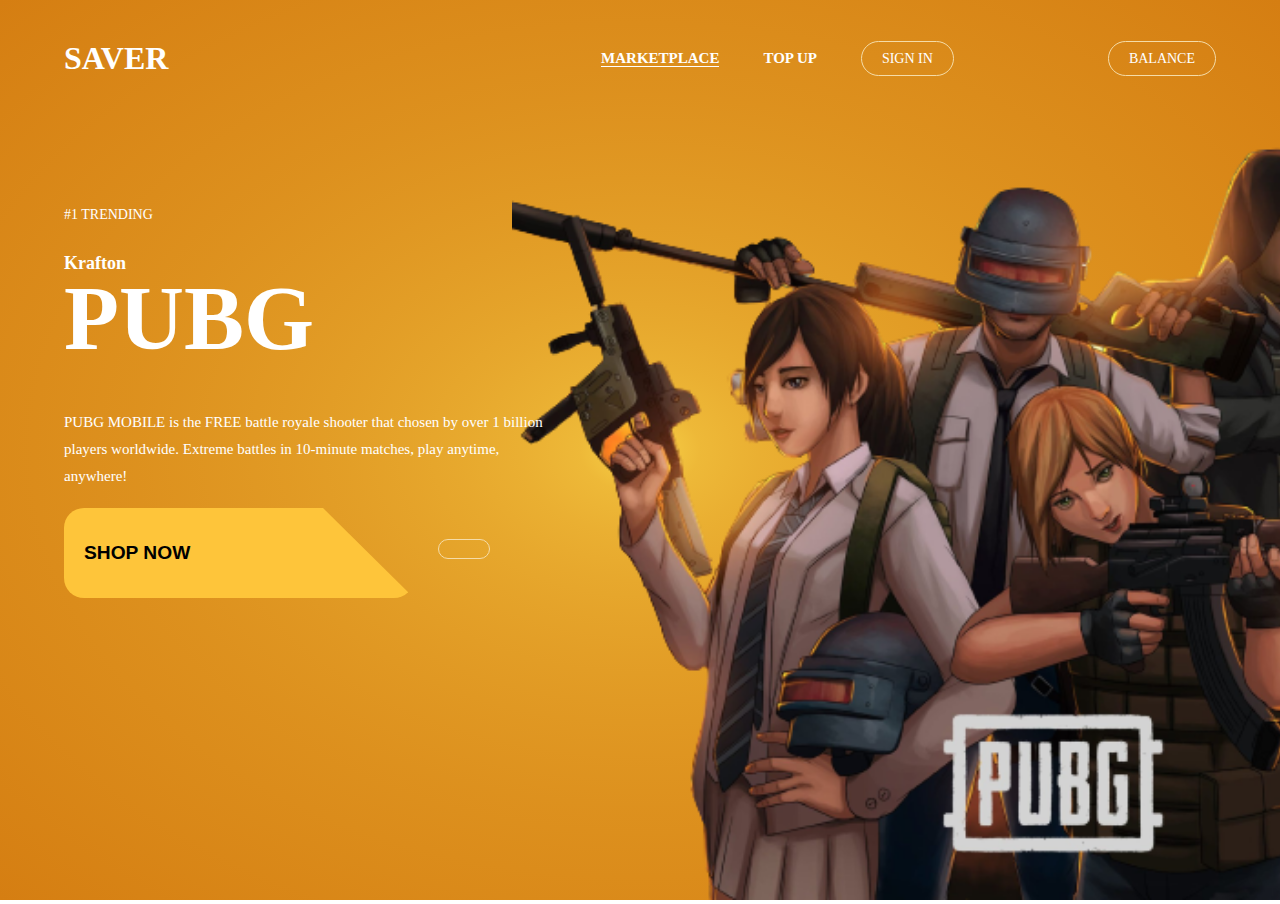
<file: index.html>
<!DOCTYPE html>
<html lang="en">
<head>
    <meta charset="UTF-8">
    <meta http-equiv="X-UA-Compatible" content="IE=edge">
    <meta name="viewport" content="width=device-width, initial-scale=1.0">
    <link rel="stylesheet" href="css/style.css">
    <link rel="preconnect" href="https://fonts.googleapis.com">
<link rel="preconnect" href="https://fonts.gstatic.com" crossorigin>
<link href="https://fonts.googleapis.com/css2?family=Permanent+Marker&family=Poppins:wght@100;200;300;400;500;600;700;800;900&display=swap" rel="stylesheet">


<link rel="stylesheet" href="https://cdnjs.cloudflare.com/ajax/libs/font-awesome/6.2.1/css/all.min.css" integrity="sha512-MV7K8+y+gLIBoVD59lQIYicR65iaqukzvf/nwasF0nqhPay5w/9lJmVM2hMDcnK1OnMGCdVK+iQrJ7lzPJQd1w==" crossorigin="anonymous" referrerpolicy="no-referrer" />

    <title>SAVER</title>
</head>
<body>
    <section class="hero">
        <div class="main-width">
            <header>
                <div class="logo">
                    <h2><a href="">SAVER</a></h2>
                </div>
                <nav>
                    <ul>
                        <li class="active"><a href="marketplace.html">MARKETPLACE</a></li>
                        <li><a href="topup.html">TOP UP</a></li>
                        <li class="btn-1"><a href="signup.html">SIGN IN</a></li>
                        <li class="btn"><a href="#">BALANCE</a></li>
                    </ul>
                </nav>
            </header>

            <div class="content">
                <div class="main-text">
                    <h6>#1 TRENDING</h6>
                    <h3>Krafton</h3>
                    <h1>PUBG</h1>
                    <p>PUBG MOBILE is the FREE battle royale shooter that chosen by over 1 billion players worldwide. Extreme battles in 10-minute matches, play anytime, anywhere!</p>
                    <button id="btn2">SHOP NOW</button>
                    <a href="" class="cta"><i class="fa-solid fa-cart-shopping"></i></a>
                </div>

                <div class="social">
                    <a href=""><i class="fa-brands fa-facebook"></i></a>
                    <a href=""><i class="fa-brands fa-twitter"></i></a>
                    <a href=""><i class="fa-brands fa-linkedin"></i></a>
                    <a href=""><i class="fa-brands fa-telegram"></i></a>
                </div>

                <div class="image">
                    <img src="images/PUBG FINAL.png" alt="">
                </div>
            </div>

        </div>
    </section>
    
</body>
</html>
</file>
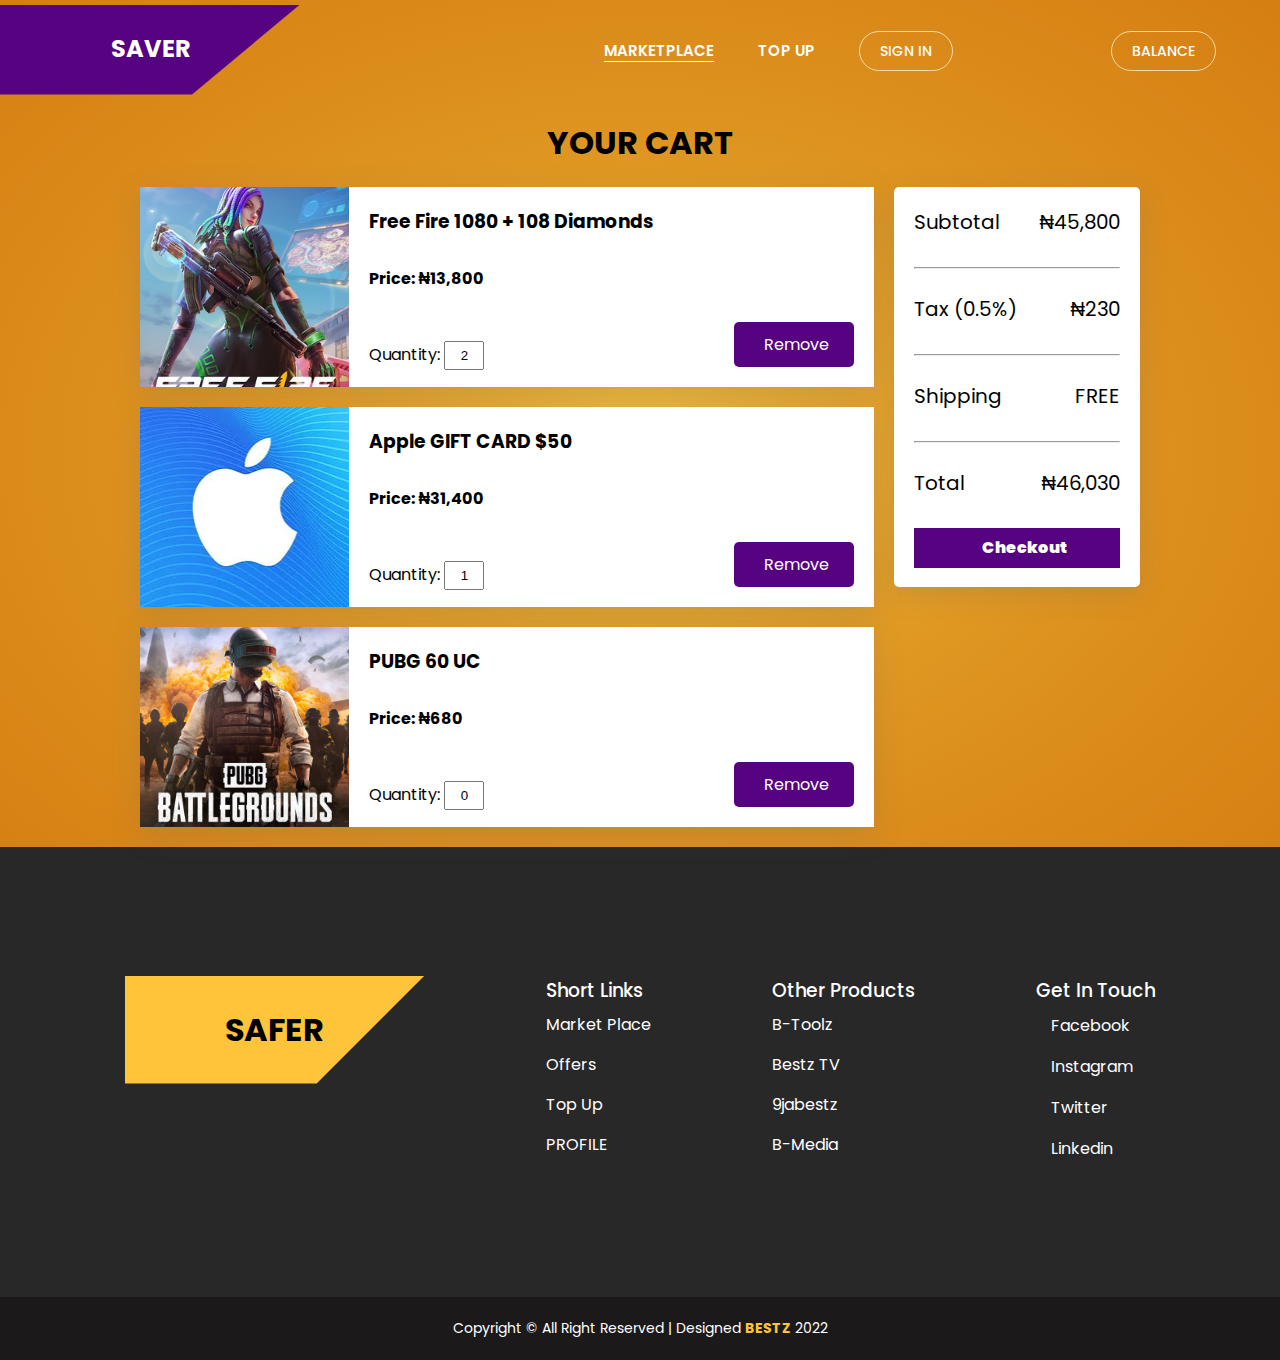
<file: cart.html>
<!DOCTYPE html>
<html lang="en">
<head>
    <meta charset="UTF-8">
    <meta http-equiv="X-UA-Compatible" content="IE=edge">
    <meta name="viewport" content="width=device-width, initial-scale=1.0">
    <title>SAVER</title>
    <link rel="stylesheet" href="css/cart.css">
    <link rel="stylesheet" href="https://cdnjs.cloudflare.com/ajax/libs/font-awesome/6.2.1/css/all.min.css" integrity="sha512-MV7K8+y+gLIBoVD59lQIYicR65iaqukzvf/nwasF0nqhPay5w/9lJmVM2hMDcnK1OnMGCdVK+iQrJ7lzPJQd1w==" crossorigin="anonymous" referrerpolicy="no-referrer" />

</head>
<body>
    <div class="container">
        <header>
            <div class="logo">
                <h2><a class="cartlogo" href="index.html">SAVER</a></h2>
            </div>

            <nav>
                <ul class="carticon">
                    <li class="active"><a href="marketplace.html">MARKETPLACE</a></li>
                    <li><a href="topup.html">TOP UP</a></li>
                    <li class="btn-1"><a href="signup.html">SIGN IN</a></li>
                    <li><i class='fas fa-shopping-basket' style='font-size:24px'></i></li>
                    <li class="btn"><a href="#">BALANCE</a></li>
                </ul>
            </nav>
        </header>

        <div class="cartbody">
            <h1>Your Cart</h1>
            <div class="subtotal">
                <div class="shop">
                    <div class="box">
                        <img src="images/free fire.jpg">
                        <div class="content">
                            <h3>Free Fire 1080 + 108 Diamonds</h3>
                            <h4>Price: ₦13,800</h4>
                            <p class="unit">Quantity: <input name="" value="2"></p>
                            <p class="btn-area"><i aria-hidden="true" class="fa fa-trash"></i> <span class="btn2">Remove</span></p>
                        </div>
                    </div>

                    <div class="box">
                        <img src="images/itunes cart.webp">
                        <div class="content">
                            <h3>Apple GIFT CARD $50</h3>
                            <h4>Price: ₦31,400</h4>
                            <p class="unit">Quantity: <input name="" value="1"></p>
                            <p class="btn-area"><i aria-hidden="true" class="fa fa-trash"></i> <span class="btn2">Remove</span></p>
                        </div>
                    </div>

                    <div class="box">
                        <img src="images/pubg.jpg">
                        <div class="content">
                            <h3>PUBG 60 UC</h3>
                            <h4>Price: ₦680</h4>
                            <p class="unit">Quantity: <input name="" value="0"></p>
                            <p class="btn-area"><i aria-hidden="true" class="fa fa-trash"></i> <span class="btn2">Remove</span></p>
                        </div>
                    </div>

                </div>

                <div class="right-bar">
                    <p><span>Subtotal</span> <span>₦45,800</span></p>
                    <hr>
                    <p><span>Tax (0.5%)</span> <span>₦230</span></p>
                    <hr>
                    <p><span>Shipping</span> <span>FREE</span></p>
                    <hr>
                    <p><span>Total</span> <span>₦46,030</span></p><a href="#"><i class="fa fa-shopping-cart"></i>Checkout</a>
                </div>
            </div>
        </div>

<footer>
    <div class="footer-body">
        <div class="logo footer-logo">
            <i class="fas fa-gamepad"></i>
            <h1>SAFER</h1>
        </div>
        <ul>
            <h3>Short Links</h3>
            <li><a href="#">Market Place</a></li>
            <li><a href="#">Offers</a></li>
            <li><a href="#">Top Up</a></li>                
            <li><a href="#">PROFILE</a></li>
        </ul>

        <ul>
            <h3>Other Products</h3>
            <li><a href="#">B-Toolz</a></li>
            <li><a href="#">Bestz TV</a></li>
            <li><a href="#">9jabestz</a></li>
            <li><a href="#">B-Media</a></li>
        </ul>
        <ul>
            <h3>Get In Touch</h3>
            <li><a href="#"><i class="fab fa-facebook"></i>Facebook</a></li>
            <li><a href="#"><i class="fab fa-instagram"></i>Instagram</a></li>
            <li><a href="#"><i class="fab fa-twitter"></i>Twitter</a></li>
            <li><a href="#"><i class="fab fa-linkedin"></i>Linkedin</a></li>
        </ul>
    </div>
</footer>
<div class="footer-bottom">
    <p>Copyright &copy; All Right Reserved | Designed <span>BESTZ</span> 2022</p>
</div>

<div class="swiper-button-next"></div>
<div class="swiper-button-prev"></div>
<div class="swiper-scrollbar"></div>
<div class="swiper-pagination"></div>
</body>

<script src="script.js"></script>

</html>
</file>
<file: css/style.css>
* {
    padding: 0;
    margin: 0;
    box-sizing: border-box;
}
body {
    overflow: hidden;
}
.main-width {
    width: 1400px;
    max-width: 90%;
    margin: 0 auto;
}
.hero {
    height: 100%;
    width: 100%;
    min-height: 100vh;
    background: radial-gradient(#f9d349, 20%, #d57e12);
    position: relative;
}
.hero header .logo h2 a {
    display: block;
    font-size: 32px;
    font-weight: 600;
    text-decoration: none;
    color: white;
}

.hero header {
    display: flex;
    align-items: center;
    justify-content: space-between;
    padding: 40px 0 30px;
}

nav ul li{
    list-style: none;
    display: inline-block;
}

nav ul li a {
    text-decoration: none;
    color: white;
    margin-left: 40px;
    font-size: 15px;
    font-weight: 600;
    border-bottom: 2px solid transparent;
    transition: .4s;
}
nav ul li:not(:last-child) a:hover,
nav ul li:not(:last-child) a:focus {
    border-bottom: 2px solid white;
}

nav ul li.active a {
    border-bottom: 1px solid white;
}
nav ul li.btn a {
    background: transparent;
    color: white;
    border: 1px solid #f5dca8;
    padding: 9px 20px;
    border-radius: 30px;
    line-height: 1.4;
    font-size: 14px;
    font-weight: 500;
    margin-left: 150px;
}
nav ul li.btn:hover a {
    border: 1px solid white;
    color: black;
    background: white;
    transition: .4s;
}
nav ul li.btn-1 a {
    background: transparent;
    color: white;
    border: 1px solid #f5dca8;
    padding: 9px 20px;
    border-radius: 30px;
    line-height: 1.4;
    font-size: 14px;
    font-weight: 500;
    margin-left: px;
}
nav ul li.btn:hover a {
    border: 1px solid white;
    color: black;
    background: white;
    transition: .4s;
}


/*============BODY OF HOMEPAGE====*/

.content {
    padding-top: 100px;
}
.content .main-text {
    position: relative;
    z-index: 2;
    margin-bottom: 30px;
}
.content .main-text h6{ 
    font-size: 14px;
    font-weight: 400;
    color: white;
    margin-bottom: 30px;
}

.content .main-text h1 {
    font-size: 90px;
    line-height: 1;
    color: white;
    margin: 0px 0px 45px;
    font-family: 'permanent marker', curs;
}

.content .main-text h3 {
    font-size: 18px;
    font-weight: 600;
    color: white;
}
.content .main-text p {
    max-width: 100%;
    width: 480px;
    color: white;
    line-height: 1.8;
    font-size: 15px;
    margin-bottom: 3px;
}

.content .main-text a {
    display: inline-block;
     text-decoration: none;
     color: black;
     background: white;
     border: 1px solid white;
     padding: 9px 25px;
     line-height: 1.4;
     border-radius: 30px;
     font-size: 14px;
     font-weight: 500;
}

.content .main-text a:hover {
    transform: scale(1.2);
    border: 1px solid #f5dca8;
    background: transparent;
    color: white;
    transition: .4s;
}
.content .main-text a.cta {
    border: 1px solid #f5dca8;
    color: white;
    background: transparent;
    margin-left: 20px;
}
.content .social {
    position: relative;
    z-index: 2;
    margin-top: 100px;
    padding-bottom: 40px;
}
.content .social a{
    color: #f5dca8;
    display: inline-block;
    margin-right: 25px;
    font-size: 24px;
}
.content .social a:hover {
    transform: scale(1.2);
    transition: .4s;
    color: white;
}

#btn2{
    width: 350px;
    height: 10vh;
    padding-left: 20px;
    outline: none;
    border: none;
    background: #FEC53A;
    font-size: 1.2rem;
    font-weight: bold;
    margin-top: 15px;
    clip-path: polygon(0 0, 74% 0, 100% 100%, 0% 100%);
    border-radius: 20px;
    text-align: left;
}
.image {
    position: absolute;
    width: 100px;
    height: 85%;
    bottom: 0;
    left: 40%;
    text-align: right;
}
.image img {
    height: 100%;
}
</file>
<file: css/cart.css>
/*Header Navigation Bar STARTED!!*/
@import url('https://fonts.googleapis.com/css2?family=Poppins:wght@400;500&family=Roboto&display=swap');
*{
    margin: 0;
    padding: 0;
    box-sizing: border-box;
    
}
body{
    background: #1a0327;
    font-family: 'Poppins', sans-serif;
    height: 100vh;
}
.container{
    height: 100%;
    width: 100%;
    min-height: 100vh;
    background: radial-gradient(#f9d349, 20%, #d57e12);
    position: relative;
}
header{
    width: 95%;
    height: 11vh;
    
    display: flex;
    align-items: center;
    justify-content: space-between;
}

.carticon .fas {
    color: white;
    padding-left: 1130%;
}


.logo{
    width: 300px;
    height: 10vh;
    background: #550381;
    display: flex;
    align-items: center;
    justify-content: center;
    color: #fff;
    clip-path: polygon(0 0, 100% 0, 64% 100%, 0% 100%);
    padding: 10px;
    line-height: 1.3rem;
}
.logo p{
    width: 130px;
    margin-left: 10px;
    font-size: 20px;
}
.logo .fas{
    font-size: 50px;
}
ul.navbar{
    display: flex;
    list-style: none;
}
ul.navbar li{
    width: 120px;
}
ul.navbar li a{
    text-decoration: none;
    color: #fff;
    font-weight: bold;
}
ul.navbar li a.active{
    color: #ffffff;
}
ul.navbar li a:hover:not(.active){
    color: #FEC53A;
}
#btn{
    width: 250px;
    height: 10vh;
    background: #FEC53A;
    color: #000;
    outline: none;
    border: none;
    clip-path: polygon(35% 0, 100% 0, 100% 100%, 0% 100%);
    font-size: 1.2rem;
    font-weight: bold;
    text-align: right;
    padding-right: 40px;
}
#btn .fas{
    margin-right: 10px;
}

.cartlogo {
	text-decoration: none;
	color: white;
}

.hero header {
    display: flex;
    align-items: center;
    justify-content: space-between;
    padding: 40px 0 30px;
}

nav ul li{
    list-style: none;
    display: inline-block;
}

nav ul li a {
    text-decoration: none;
    color: white;
    margin-left: 40px;
    font-size: 15px;
    font-weight: 600;
    border-bottom: 2px solid transparent;
    transition: .4s;
}
nav ul li:not(:last-child) a:hover,
nav ul li:not(:last-child) a:focus {
    border-bottom: 2px solid white;
}

nav ul li.active a {
    border-bottom: 1px solid white;
}
nav ul li.btn a {
    background: transparent;
    color: white;
    border: 1px solid #f5dca8;
    padding: 9px 20px;
    border-radius: 30px;
    line-height: 1.4;
    font-size: 14px;
    font-weight: 500;
    margin-left: 150px;
}
nav ul li.btn:hover a {
    border: 1px solid white;
    color: black;
    background: white;
    transition: .4s;
}
nav ul li.btn-1 a {
    background: transparent;
    color: white;
    border: 1px solid #f5dca8;
    padding: 9px 20px;
    border-radius: 30px;
    line-height: 1.4;
    font-size: 14px;
    font-weight: 500;
    margin-left: px;
}
nav ul li.btn:hover a {
    border: 1px solid white;
    color: black;
    background: white;
    transition: .4s;
}
/*Header Navigation Bar STOPPED!!!*/


.cartbody{
	max-width: 1000px;
	margin: 0 auto;
}
.cartbody h1 {
	padding: 20px 0;
	text-align: center;
	text-transform: uppercase;
}

.subtotal {
	display: flex;
}
.shop {
	flex: 75%;
}
.box {
	display: flex;
	width: 100%;
	height: 200px;
	overflow: hidden;
	margin-bottom: 20px;
	background: #fff;
	transition: all .6s ease;
	box-shadow: rgba(100, 100, 111, 0.2) 0px 7px 29px 0px;
}
.box:hover {
	border: none;
	transform: scale(1.01);
}
.box img {
	width: 300px;
	height: 200px;
	object-fit: cover;
}
.content {
	padding: 20px;
	width: 100%;
	position: relative;
}
.content h3 {
	margin-bottom: 30px;
}
.content h4 {
	margin-bottom: 50px;
}
nav ul li.btn a {
    background: transparent;
    color: white;
    border: 1px solid #f5dca8;
    padding: 9px 20px;
    border-radius: 30px;
    line-height: 1.4;
    font-size: 14px;
    font-weight: 500;
    margin-left: 150px;
}
nav ul li.btn:hover a {
    border: 1px solid white;
    color: black;
    background: white;
    transition: .4s;
}
nav ul li.btn-1 a {
    background: transparent;
    color: white;
    border: 1px solid #f5dca8;
    padding: 9px 20px;
    border-radius: 30px;
    line-height: 1.4;
    font-size: 14px;
    font-weight: 500;
    margin-left: px;
}
nav ul li.btn:hover a {
    border: 1px solid white;
    color: black;
    background: white;
    transition: .4s;
}


.btn-area {
	position: absolute;
	bottom: 20px;
	right: 20px;
	padding: 10px 25px;
	background-color: #550381;
	color: white;
	cursor: pointer;
	border-radius: 5px;
}
.btn-area:hover {
	background-color: #76bfb6;
	color: #fff;
	font-weight: 600;
}
.unit input {
	width: 40px;
	padding: 5px;
	text-align: center;
}
.btn-area i {
	margin-right: 5px;
}



.right-bar {
	flex: 25%;
	margin-left: 20px;
	padding: 20px;
	height: 400px;
	border-radius: 5px;
	background: #fff;
	box-shadow: rgba(100, 100, 111, 0.2) 0px 7px 29px 0px;
}
.right-bar hr {
	margin-bottom: 25px;
}
.right-bar p {
	display: flex;
	justify-content: space-between;
	margin-bottom: 30px;
	font-size: 20px;
}
.right-bar a {
	background-color: #550381;
	color: #fff;
	text-decoration: none;
	display: block;
	text-align: center;
	height: 40px;
	line-height: 40px;
	font-weight: 900;
}
.right-bar i {
	margin-right: 15px;
}
.right-bar a:hover {
	background-color: #3972a7;
}
@media screen and (max-width: 700px) {
	.content h3 {
		margin-bottom: 15px;
	}
	.content h4 {
		margin-bottom: 20px;
	}
	.btn2 {
		display: none;
	}
	.box {
		height: 150px;
	}
	.box img {
		height: 150px;
		width: 200px;
	}
}
@media screen and (max-width: 900px) {
	.subtotal {
		flex-direction: column;
	}
	.right-bar {
		margin-left: 0;
		margin-bottom: 20px;
	}
}
@media screen and (max-width: 1250px) {
	.cartbody {
		max-width: 95%;
	}
}



  /* FOoter section============ */
footer{
    width: 100%;
    height: 50vh;
    background: #282828;
    display: flex;
    align-items: center;
    
}
.footer-body{
    width: 90%;
    margin: auto;
    display: flex;
    justify-content: space-around;
}
.footer-logo{
    height: 12vh;
    background-color: #FEC53A;
    color: #000;
    line-height: 1.7rem;
}
ul h3{
    color: #fff;
    font-weight: 450;
}
ul li{
    list-style: none;
    line-height: 2.5rem;
}
ul li a{
    text-decoration: none;
    color: #fff;
}
ul li a .fab{
    font-size: 1.2rem;
    color: #FEC53A;
    margin-right: 15px;
}
ul li a:hover{
    color: #FEC53A;
}
.footer-bottom{
    width: 100%;
    height: 7vh;
    background: #1B1919;
    color: #fff;
    display: flex;
    align-items: center;
    justify-content: center;
    font-size: 0.875rem;
}
.footer-bottom span{
    color: #FEC53A;
    font-weight: bold;
}
</file>
